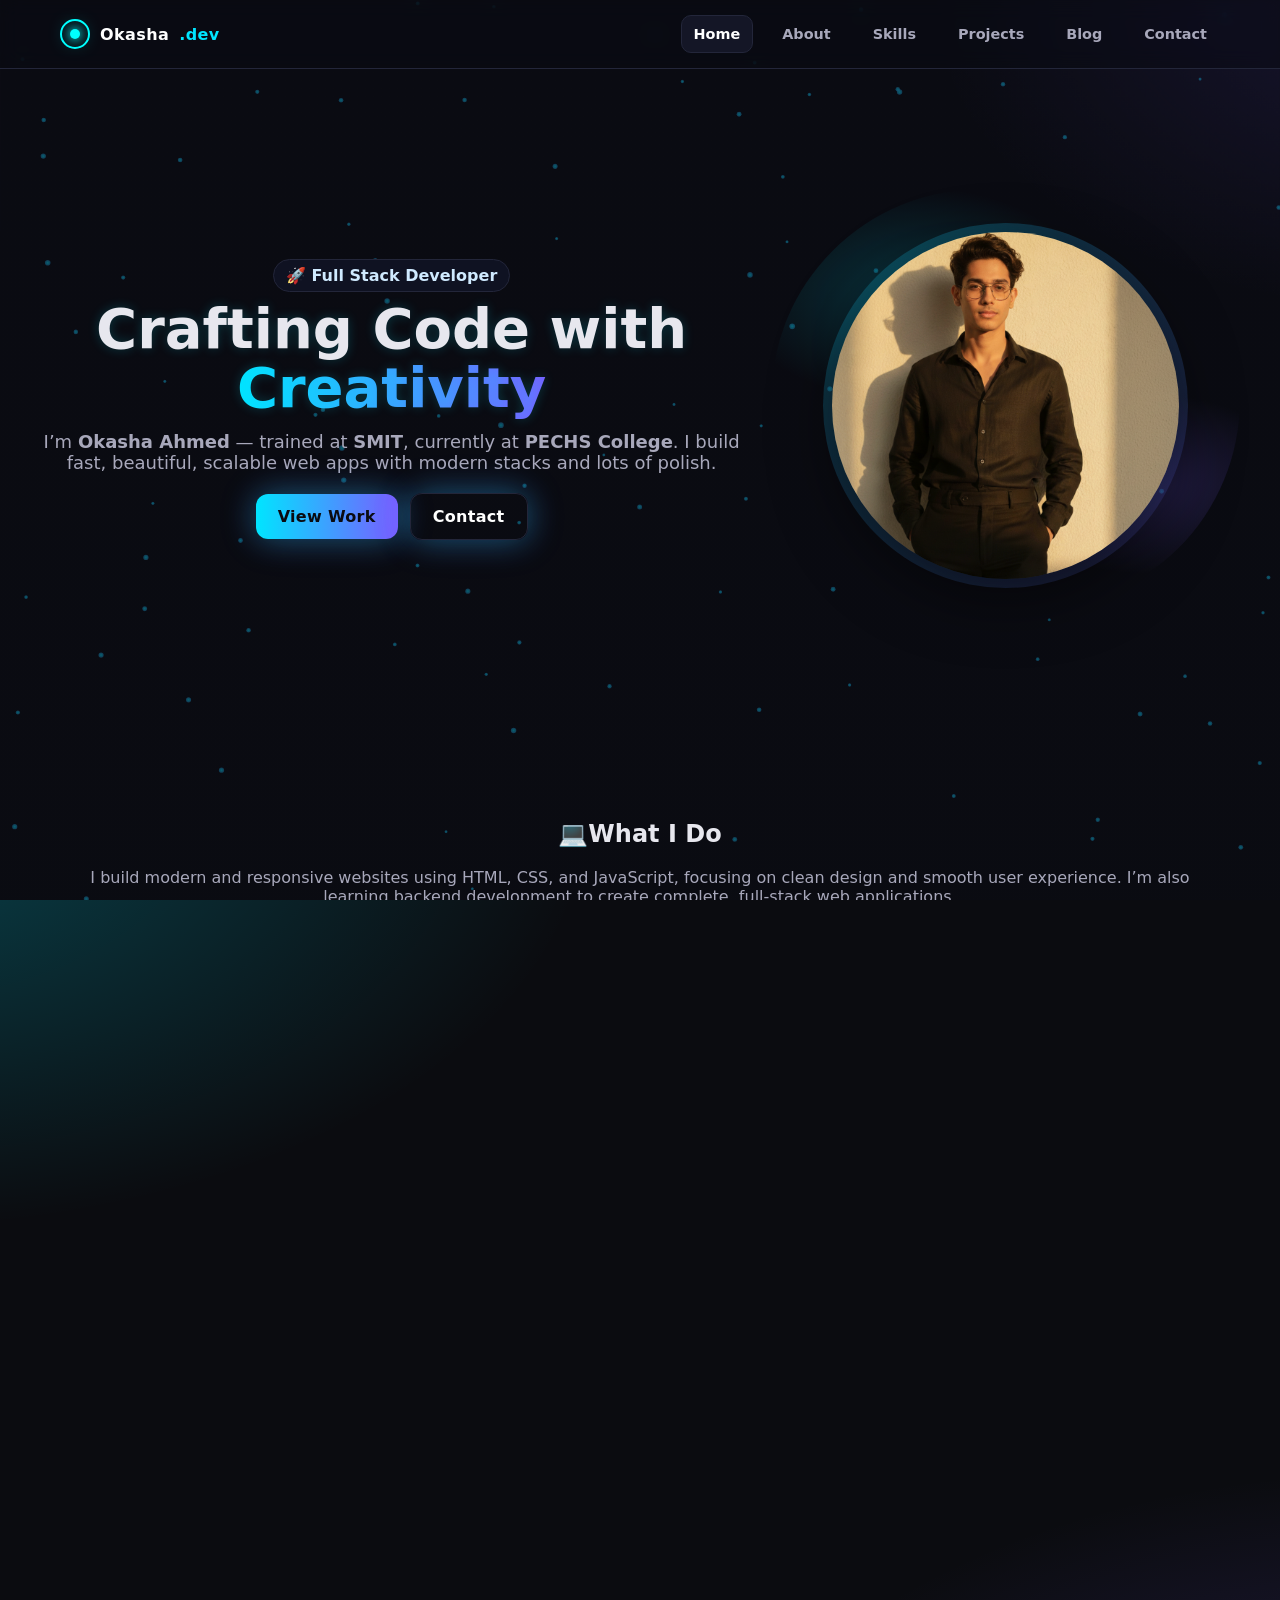
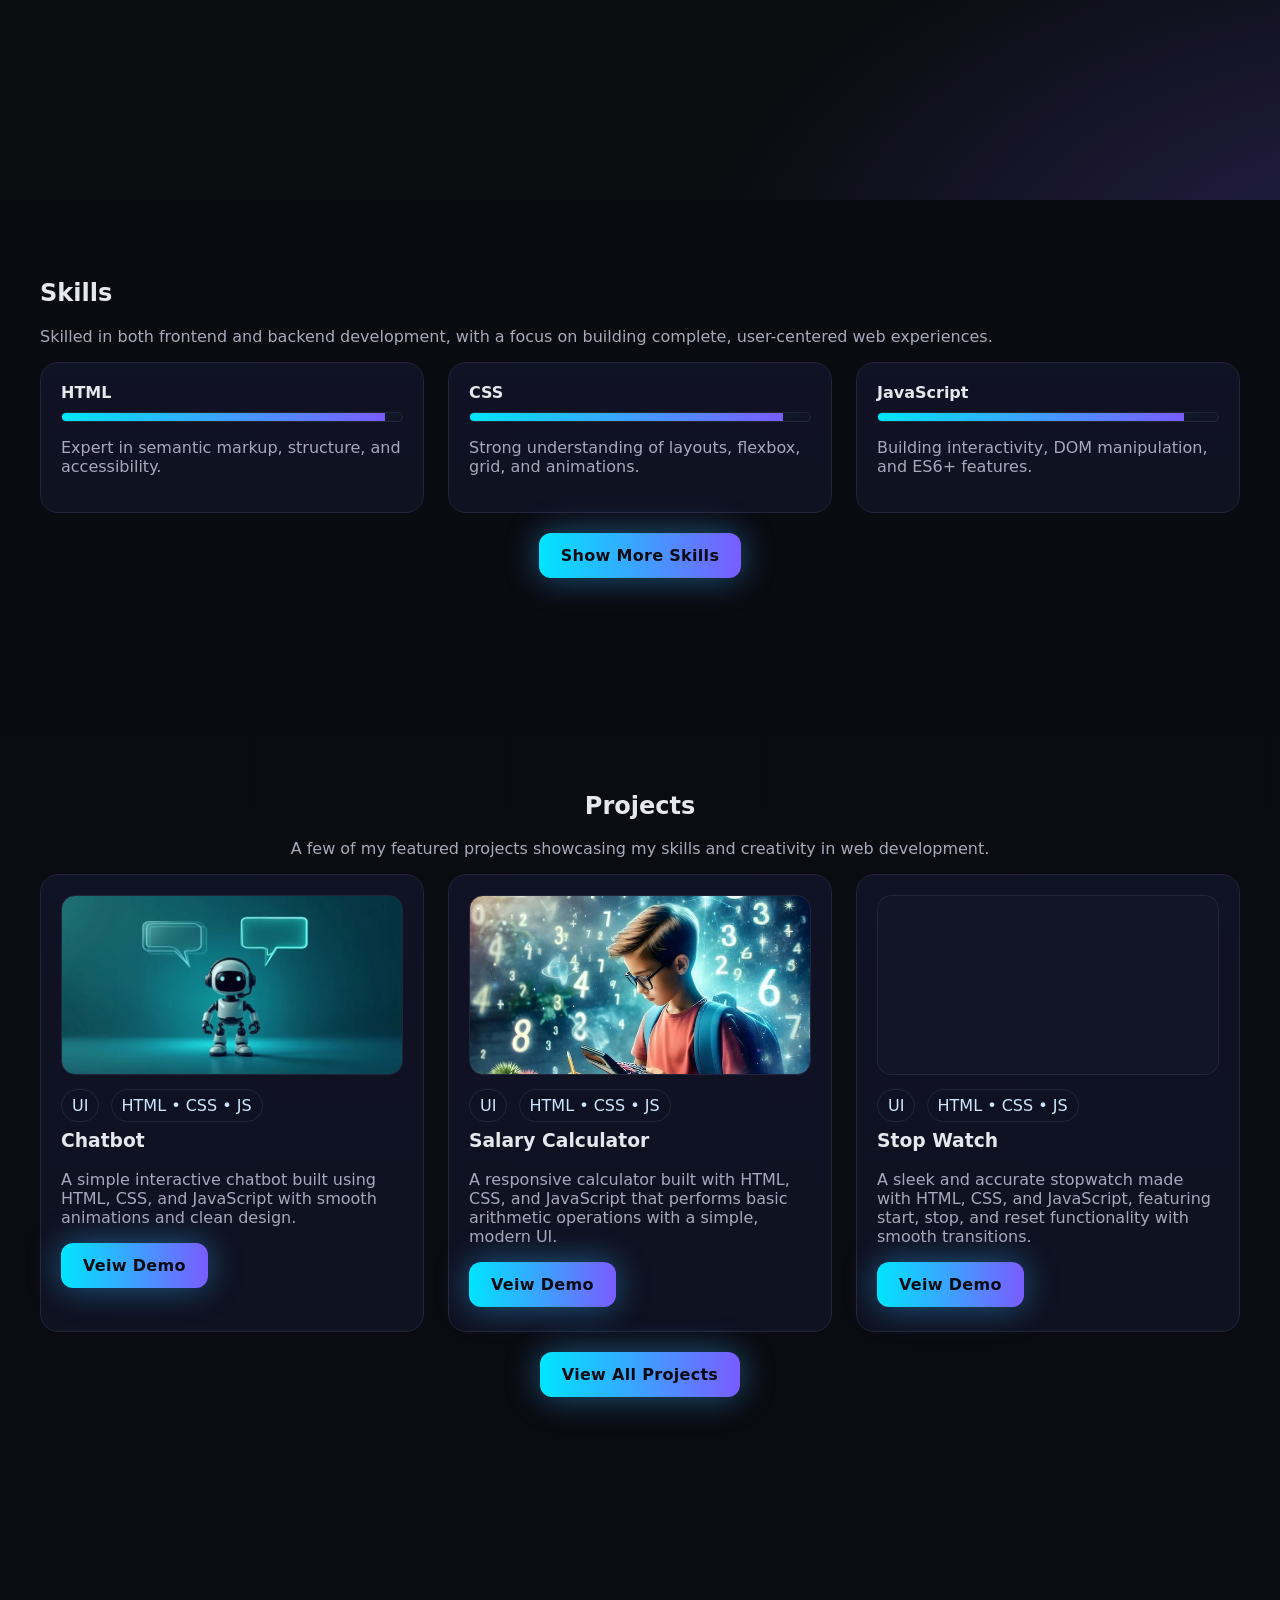
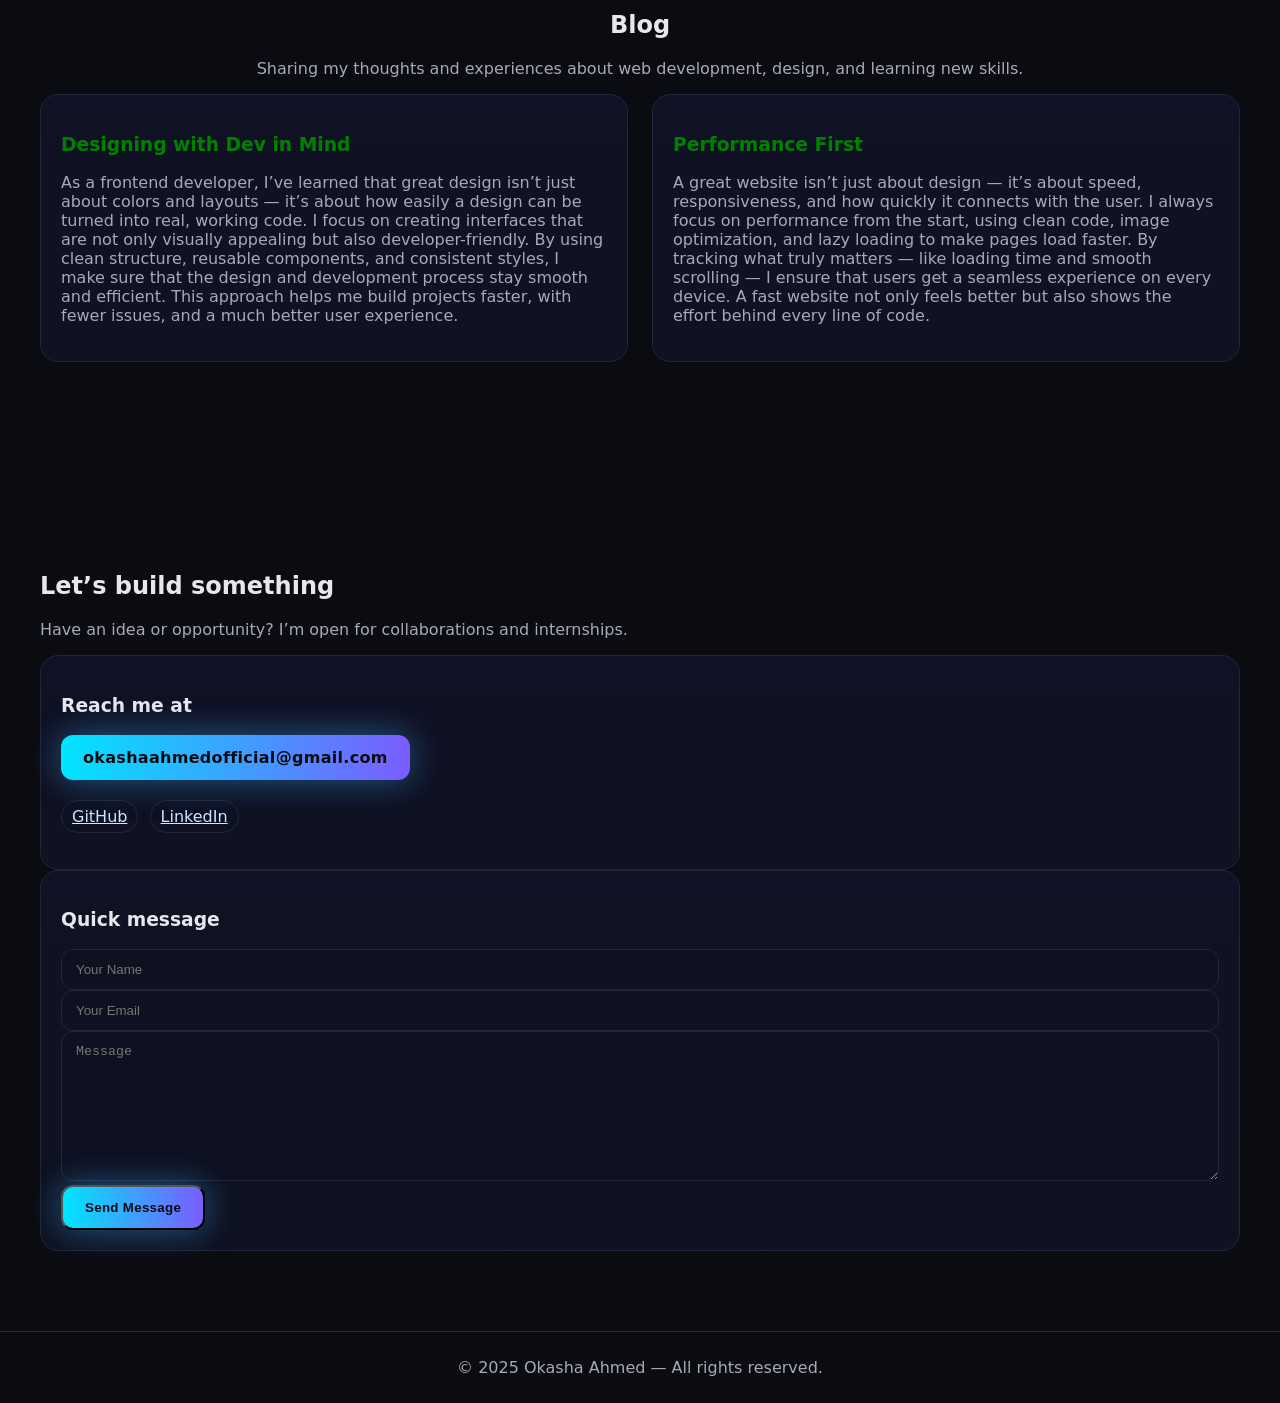
<file: index.html>
<!DOCTYPE html>
<html lang="en">

<head>
  <meta charset="utf-8">
  <meta name="viewport" content="width=device-width, initial-scale=1">
  <title>Okasha Ahmed — Full Stack Developer</title>
  <link rel="stylesheet" href="./styles.css">
</head>

<body>

  <!-- Background particles -->
  <canvas class="canvas-bg" id="stars"></canvas>

  <!-- Page wipe element-->
  <div class="wipe" id="wipe"></div>

  <!-- NAV -->
  <nav class="nav">
    <div class="nav__wrap">
      <a href="./profile.html" class="logo">
        <span class="logo__round"><span class="logo__dot"></span></span>
        Okasha <span style="color:var(--cyan)">.dev</span>
      </a>

      <div class="nav__links" id="menu">
        <a href="./index.html" data-route="home" class="active">Home</a>
        <a href="./about.html" data-route="about">About</a>
        <a href="./skills.html" data-route="skills">Skills</a>
        <a href="./projects.html" data-route="projects">Projects</a>
        <a href="./blog.html" data-route="blog">Blog</a>
        <a href="./contact.html" data-route="contact">Contact</a>
      </div>
      <button class="burger" id="burger">☰</button>
    </div>
  </nav>

  <main>

    <!-- ========== HOME / HERO ========= -->
    <section class="hero section container" id="home">
      <div class="hero__wrap">
        <div>
          <div class="badge reveal">🚀 Full Stack Developer</div>
          <h1 class="reveal delay-1">Crafting Code with
            <span style="background:linear-gradient(90deg,var(--cyan),var(--violet));
          -webkit-background-clip:text;background-clip:text;color:transparent;">
              Creativity</span>
          </h1>
          <p class="reveal delay-2">I’m <b>Okasha Ahmed</b> — trained at <b>SMIT</b>, currently at <b>PECHS College</b>.
            I build fast, beautiful, scalable web apps with modern stacks and lots of polish.</p>
          <div class="hero__cta reveal delay-3">
            <a href="./projects.html" class="btn" id="viewBtn">View Work</a>
            <a href="./contact.html" class="btn btn--outline">Contact</a>
          </div>
        </div>

        <div class="hero__panel reveal delay-2">
          <div class="avatar">
            <img class="avatar__img" src="./okasha.png" alt="Okasha Portrait">
          </div>
        </div>
      </div>
    </section>

    <!-- ========== WHAT I DO ========= -->
    <section class="section">
      <div class="container center">
        <h2 class="reveal"> 💻What I Do</h2>
        <p class="reveal delay-1" style="color:var(--muted)">
          I build modern and responsive websites using HTML, CSS, and JavaScript, focusing on clean design and smooth
          user experience. I’m also learning backend development to create complete, full-stack web applications.
        </p>
        <div class="grid what-grid" style="margin-top:26px">
          <article class="card reveal">
            <div class="icon">🌐</div>
            <h3>Web Design</h3>
            <p class="mt-2" style="color:var(--muted)">I make responsive and attractive web designs using HTML, CSS, JS.
            </p>
          </article>
          <article class="card reveal delay-1">
            <div class="icon">⚡</div>
            <h3>Frontend Dev</h3>
            <p class="mt-2" style="color:var(--muted)">Building interactive UI with animations and smooth user
              experience.</p>
          </article>
          <article class="card reveal delay-2">
            <div class="icon">🚀</div>
            <h3>Learning</h3>
            <p class="mt-2" style="color:var(--muted)">Always exploring new technologies to improve my skills.</p>
          </article>
        </div>
      </div>
    </section>

    <!-- ========== ABOUT ========= -->
    <section class="section container" id="about">
      <h2 class="reveal">About Me</h2>
      <p class="reveal delay-1" style="color:var(--muted);max-width:900px">
        Karachi-based full stack developer. Strong love for UI polish + backend pragmatism.
        SMIT grad-in-training; PECHS College student. I ship fast and iterate with users.
      </p>

      <div class="grid about-grid" style="margin-top:22px">
        <div class="card reveal">
          <h3 class="m-0">Principles</h3>
          <ul style="margin:10px 0 0;padding-left:18px;color:var(--muted)">
            <li>I focus on clean, responsive, and fast websites.</li>
            <li>I write neat and organized code for easy updates.</li>
            <li>I believe in learning and improving with every project.</li>
            <li>I test my work carefully before making it live.</li>
          </ul>
          <a href="./about.html" class="btn mt-2" style="margin-top: 20px;">More →</a>
        </div>
        <div class="card reveal delay-1">
          <h3 class="m-0">Quick Facts</h3>
          <p class="mt-2" style="color:var(--muted)">I’m from Karachi, Pakistan. I love creating smooth animations and
            making user-friendly designs that feel alive. I enjoy solving problems with creativity and writing clean,
            easy-to-understand code. I also focus on writing helpful documentation to make projects easier to use and
            share.</p>
        </div>
      </div>
    </section>

    <!-- ========== SKILLS ========= -->
    <section class="section container" id="skills">
      <h2 class="reveal">Skills</h2>
      <p class="reveal delay-1" style="color:var(--muted)">Skilled in both frontend and backend development, with a
        focus on building complete, user-centered web experiences.</p>

      <div class="grid skills mt-2">
        <div class="card skill reveal"><b>HTML</b>
          <div class="meter"><span data-val="95"></span></div>
          <p style="color:var(--muted)">Expert in semantic markup, structure, and accessibility.</p>
        </div>
        <div class="card skill reveal delay-1"><b>CSS</b>
          <div class="meter"><span data-val="92"></span></div>
          <p style="color:var(--muted)">Strong understanding of layouts, flexbox, grid, and animations.</p>
        </div>
        <div class="card skill reveal delay-2"><b>JavaScript</b>
          <div class="meter"><span data-val="90"></span></div>
          <p style="color:var(--muted)">Building interactivity, DOM manipulation, and ES6+ features.</p>
        </div>
      </div>
      <div class="center mt-2">
        <a href="./skills.html" class="btn" style="margin-top: 20px;">Show More Skills</a>
      </div>
    </section>

    <!-- ========== PROJECTS ========= -->
    <section class="section container" id="projects">
      <div class="center">
        <h2 class="reveal">Projects</h2>
        <p class="reveal delay-1" style="color:var(--muted)">
          A few of my featured projects showcasing my skills and creativity in web development.
        </p>
      </div>

      <div class="grid projects mt-2">
        <article class="card project reveal">
          <div class="thumb" style="background-image:url(./images/chatbot.jpg)"></div>
          <span class="tag">UI</span> <span class="tag">HTML • CSS • JS</span>
          <h3 class="m-0" style="margin-top:8px">Chatbot</h3>
          <p class="mt-2" style="color:var(--muted)">A simple interactive chatbot built using HTML, CSS, and JavaScript
            with smooth animations and clean design.</p>
          <a class="btn mt-2" href="https://chatbot-rho-seven-18.vercel.app/" target="_blank">Veiw Demo</a>
        </article>

        <article class="card project reveal delay-1">
          <div class="thumb" style="background-image:url(./images/calculator.jpg)"></div>
          <span class="tag">UI</span> <span class="tag">HTML • CSS • JS</span>
          <h3 class="m-0" style="margin-top:8px">Salary Calculator</h3>
          <p class="mt-2" style="color:var(--muted)">A responsive calculator built with HTML, CSS, and JavaScript that
            performs basic arithmetic operations with a simple, modern UI.</p>
          <a class="btn mt-2" href="https://calculator-vert-chi-49.vercel.app/" target="_blank">Veiw Demo</a>
        </article>

        <article class="card project reveal delay-2">
          <div class="thumb"
            style="background-image:url('https://images.unsplash.com/photo-1504639725590-34d0984388bd?q=80&w=1200&auto=format&fit=crop')">
          </div>
          <span class="tag">UI</span> <span class="tag">HTML • CSS • JS</span>
          <h3 class="m-0" style="margin-top:8px">Stop Watch</h3>
          <p class="mt-2" style="color:var(--muted)">A sleek and accurate stopwatch made with HTML, CSS, and JavaScript,
            featuring start, stop, and reset functionality with smooth transitions.</p>
          <a class="btn mt-2" href="https://stop-watch-murex-tau.vercel.app/" target="_blank">Veiw Demo</a>
        </article>
      </div>

      <div class="center mt-3">
        <a class="btn" href="./projects.html" style="margin-top: 20px;">View All Projects</a>
      </div>
    </section>

    <!-- ========== BLOG ========= -->
    <section class="section container" id="blog">
      <div class="center">
        <h2 class="reveal">Blog</h2>
        <p class="reveal delay-1" style="color:var(--muted)">Sharing my thoughts and experiences about web development,
          design, and learning new skills.</p>
      </div>

      <div class="grid posts mt-2">
        <article class="card reveal">
          <h3 class="m-0" style="color: green;">Designing with Dev in Mind</h3>
          <p class="mt-2" style="color:var(--muted)">As a frontend developer, I’ve learned that great design isn’t just
            about colors and layouts — it’s about how easily a design can be turned into real, working code. I focus on
            creating interfaces that are not only visually appealing but also developer-friendly. By using clean
            structure, reusable components, and consistent styles, I make sure that the design and development process
            stay smooth and efficient. This approach helps me build projects faster, with fewer issues, and a much
            better user experience.
          </p>
        </article>
        <article class="card reveal delay-1">
          <h3 class="m-0" style="color: green;">Performance First</h3>
          <p class="mt-2" style="color:var(--muted)">A great website isn’t just about design — it’s about speed,
            responsiveness, and how quickly it connects with the user. I always focus on performance from the start,
            using clean code, image optimization, and lazy loading to make pages load faster. By tracking what truly
            matters — like loading time and smooth scrolling — I ensure that users get a seamless experience on every
            device. A fast website not only feels better but also shows the effort behind every line of code.</p>
        </article>
      </div>
    </section>

    <!-- ========== CONTACT ========= -->
    <section class="section container" id="contact">
      <div class="contact__grid">
        <div>
          <h2 class="reveal">Let’s build something</h2>
          <p class="reveal delay-1" style="color:var(--muted)">
            Have an idea or opportunity? I’m open for collaborations and internships.
          </p>

          <div class="card reveal delay-2">
            <h3 class="m-0">Reach me at</h3>
            <p class="mt-2"><a class="btn" href="mailto:okashaahmedofficial@gmail.com">okashaahmedofficial@gmail.com</a>
            </p>
            <p class="mt-2" style="color:var(--muted)">
              <a class="tag" href="https://github.com/okashadeveloper" target="_blank" title="GitHub">GitHub</a>
              <a class="tag" href="https://www.linkedin.com/in/okasha-ahmed-066380366/" target="_blank"
                title="LinkedIn">LinkedIn</a>
            </p>
          </div>
        </div>

        <form class="card reveal delay-1" onsubmit="event.preventDefault(); alert('Thanks, I will get back to you!');">
          <h3 class="m-0">Quick message</h3>
          <input class="input mt-2" type="text" placeholder="Your Name" required>
          <input class="input mt-2" type="email" placeholder="Your Email" required>
          <textarea class="textarea mt-2" placeholder="Message" required></textarea>
          <button class="btn mt-2" type="submit">Send Message</button>
        </form>
      </div>
    </section>

  </main>

  <footer>
    © 2025 Okasha Ahmed — All rights reserved.
  </footer>

  <script src="./script.js"></script>
</body>

</html>
</file>
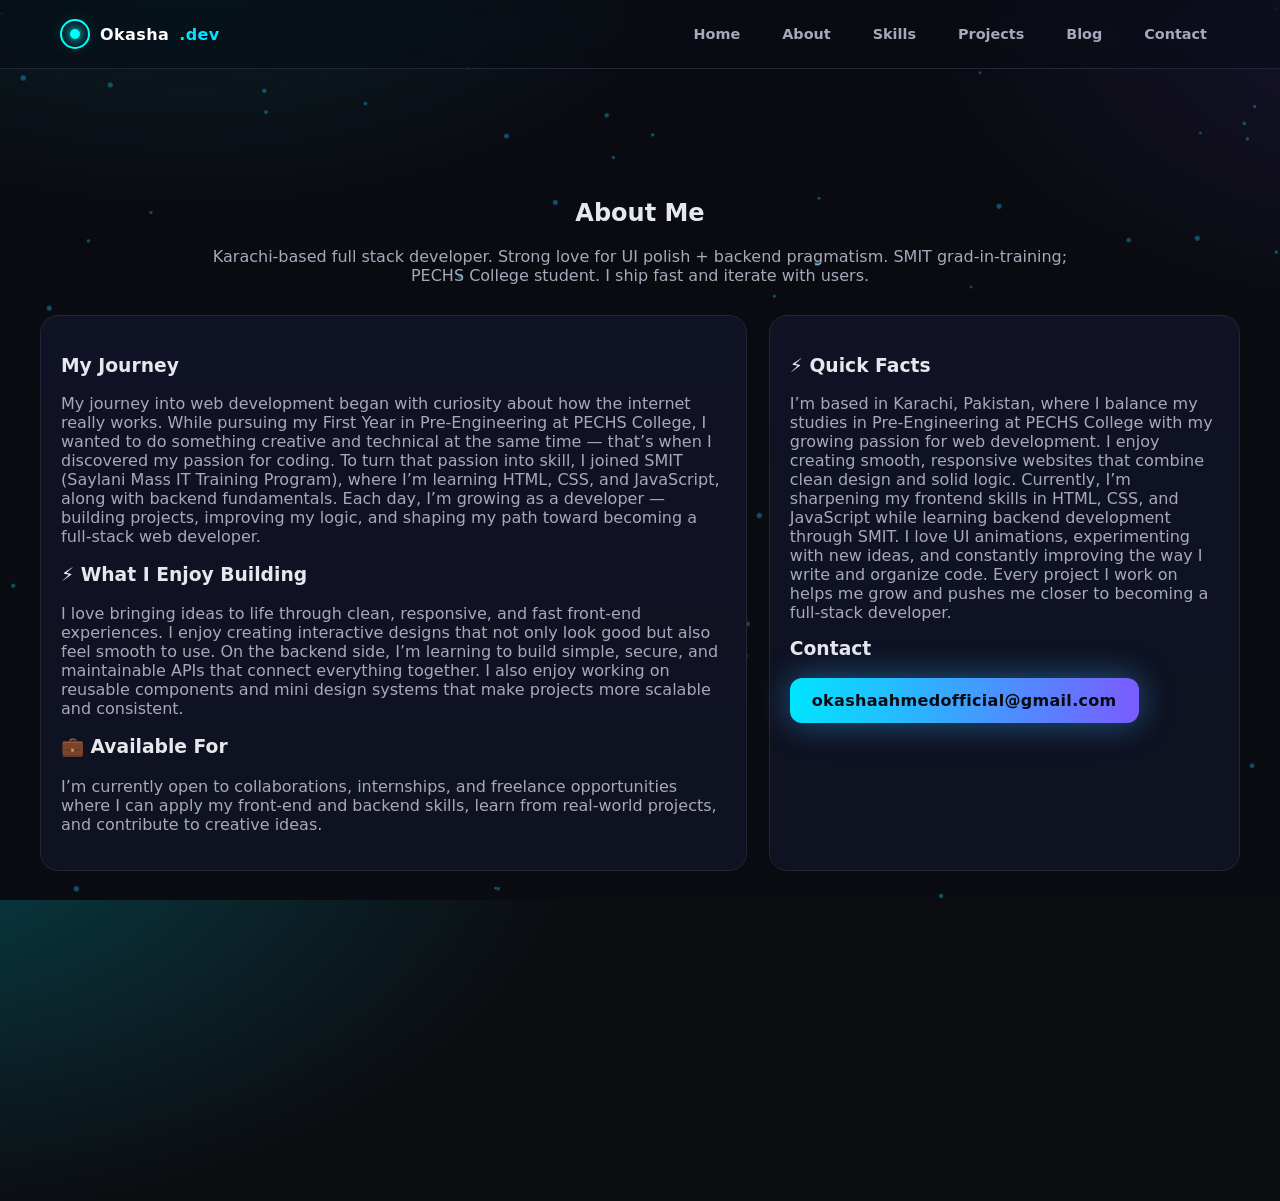
<file: about.html>
<!doctype html>
<html lang="en">

<head>
  <meta charset="utf-8">
  <meta name="viewport" content="width=device-width,initial-scale=1">
  <title>About — Okasha Ahmed</title>
  <link rel="stylesheet" href="./styles.css">
</head>

<body>
  <!-- Background particles -->
  <canvas class="canvas-bg" id="stars"></canvas>
  <div class="wipe" id="wipe"></div>

  <!-- NAV -->
  <nav class="nav">
    <div class="nav__wrap">
      <a href="profile.html" class="logo">
        <span class="logo__round"><span class="logo__dot"></span></span>
        Okasha <span style="color:var(--cyan)">.dev</span>
      </a>

      <div class="nav__links" id="navLinks">
        <a href="index.html">Home</a>
        <a href="about.html" class="active">About</a>
        <a href="skills.html">Skills</a>
        <a href="projects.html">Projects</a>
        <a href="blog.html">Blog</a>
        <a href="contact.html">Contact</a>
      </div>

      <button class="burger" id="burger">☰</button>
    </div>
  </nav>

  <main>
    <section class="section container" id="about">
      <h2 class="reveal center">About Me</h2>
      <p class="reveal delay-1 center" style="color:var(--muted);max-width:900px;margin:auto">
        Karachi-based full stack developer. Strong love for UI polish + backend pragmatism.
        SMIT grad-in-training; PECHS College student. I ship fast and iterate with users.
      </p>

      <div class="grid about-grid" style="margin-top:30px">
        <div class="card reveal">
          <h3 class="m-0">My Journey</h3>
          <p class="mt-2" style="color:var(--muted)">
            My journey into web development began with curiosity about how the internet really works.
            While pursuing my First Year in Pre-Engineering at PECHS College, I wanted to do something creative and
            technical at the same time — that’s when I discovered my passion for coding.
            To turn that passion into skill, I joined SMIT (Saylani Mass IT Training Program), where I’m learning HTML,
            CSS, and JavaScript, along with backend fundamentals.
            Each day, I’m growing as a developer — building projects, improving my logic, and shaping my path toward
            becoming a full-stack web developer.
          </p>

          <h3 style="margin-top:18px">⚡ What I Enjoy Building</h3>
          <p class="mt-2" style="color:var(--muted)">
            I love bringing ideas to life through clean, responsive, and fast front-end experiences.
            I enjoy creating interactive designs that not only look good but also feel smooth to use.
            On the backend side, I’m learning to build simple, secure, and maintainable APIs that connect everything
            together.
            I also enjoy working on reusable components and mini design systems that make projects more scalable and
            consistent.
          </p>

          <h3 style="margin-top:18px">💼 Available For</h3>
          <p class="mt-2" style="color:var(--muted)">
            I’m currently open to collaborations, internships, and freelance opportunities where I can apply my front-end
            and backend skills, learn from real-world projects, and contribute to creative ideas.
          </p>
        </div>

        <div class="card reveal delay-1">
          <h3 class="m-0">⚡ Quick Facts</h3>
          <p class="mt-2" style="color:var(--muted)">
            I’m based in Karachi, Pakistan, where I balance my studies in Pre-Engineering at PECHS College with my
            growing passion for web development.
            I enjoy creating smooth, responsive websites that combine clean design and solid logic.
            Currently, I’m sharpening my frontend skills in HTML, CSS, and JavaScript while learning backend development
            through SMIT.
            I love UI animations, experimenting with new ideas, and constantly improving the way I write and organize
            code.
            Every project I work on helps me grow and pushes me closer to becoming a full-stack developer.
          </p>

          <h3 style="margin-top:12px">Contact</h3>
          <p class="mt-2"><a class="btn" href="mailto:okashaahmedofficial@gmail.com">okashaahmedofficial@gmail.com</a></p>
        </div>
      </div>

      <section style="margin-top:40px">
        <h3 class="reveal center">⚙️ Principles</h3>
        <div class="grid mt-2" style="grid-template-columns:repeat(3,1fr)">
          <div class="card reveal">Clean & Organized Code — I believe in writing simple, readable, and well-structured
            code for every project.</div>
          <div class="card reveal delay-1">Performance & Accessibility — Fast, responsive, and usable websites for
            everyone, on any device.</div>
          <div class="card reveal delay-2">Continuous Learning — Every project is a chance to learn, improve, and
            explore new technologies.</div>
        </div>
      </section>
    </section>
  </main>

  <footer>© 2025 Okasha Ahmed — All rights reserved.</footer>

  <!-- Internal Responsive Fix -->
  <style>
    @media (max-width: 980px) {
      #about p {
        text-align: center !important;
      }

      .about-grid {
        grid-template-columns: 1fr !important;
        gap: 28px;
      }

      .about-grid .card {
        text-align: center;
      }

      section h3 {
        text-align: center;
      }

      .grid[style*="repeat(3,1fr)"] {
        grid-template-columns: 1fr !important;
      }

      .section {
        padding: 90px 0 70px !important;
      }
    }

    @media (max-width: 750px) {
      h2 {
        font-size: 28px !important;
      }

      p {
        font-size: 16px !important;
      }

      .card {
        padding: 18px !important;
      }

      .grid {
        gap: 18px !important;
      }
    }
  </style>

  <!-- Burger Menu Script -->
  
  <script src="./script.js"></script>
</body>
</html>
</file>
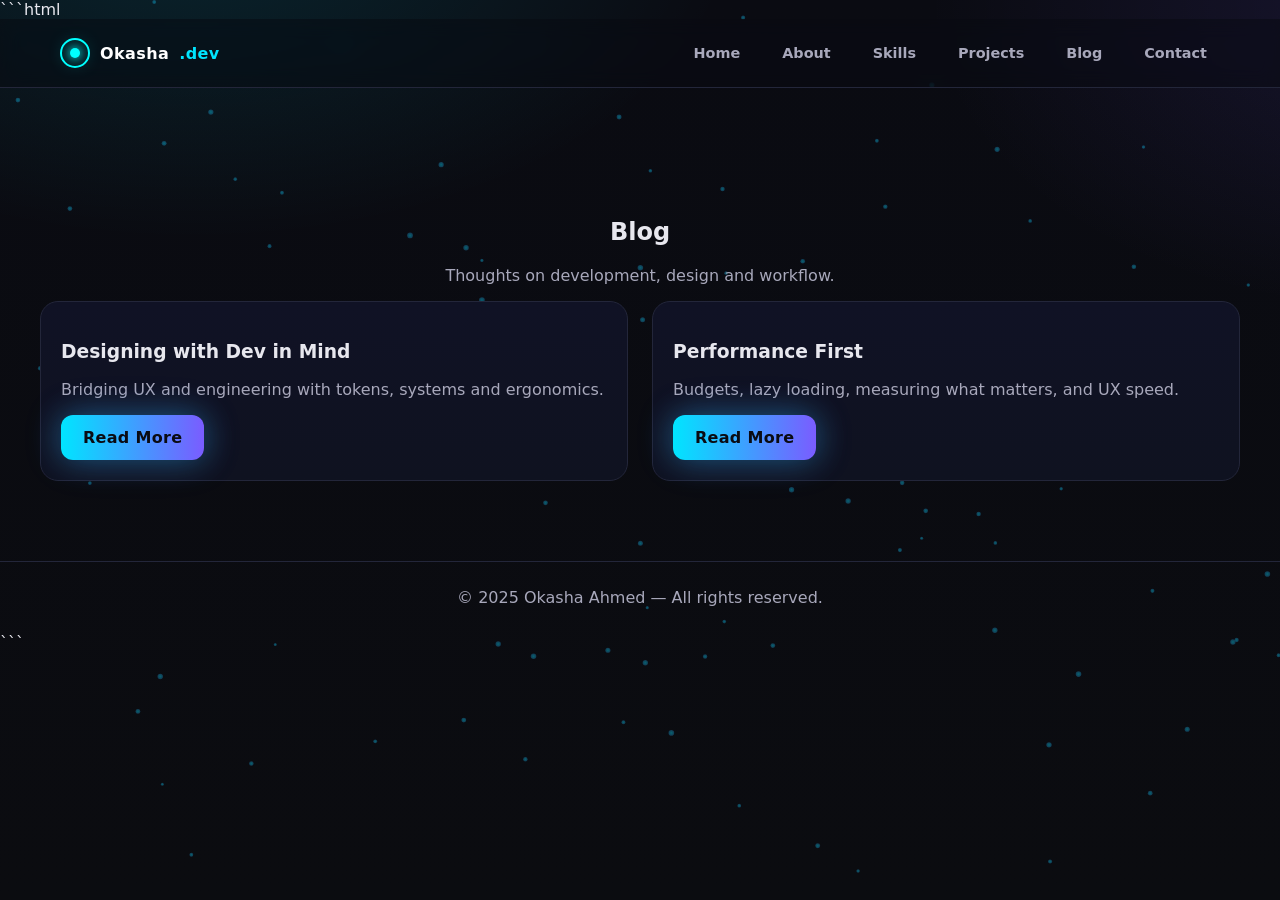
<file: blog.html>
```html
<!doctype html>
<html lang="en">
<head>
  <meta charset="utf-8">
  <meta name="viewport" content="width=device-width,initial-scale=1">
  <title>Blog — Okasha Ahmed</title>
  <link rel="stylesheet" href="./styles.css">
</head>
<body>
  <canvas class="canvas-bg" id="stars"></canvas>
  <div class="wipe" id="wipe"></div>

  <nav class="nav">
    <div class="nav__wrap">
       <a href="profile.html" class="logo"> 
          <span class="logo__round"><span class="logo__dot"></span></span>
          Okasha <span style="color:var(--cyan)"> .dev</span>
       </a>

      <div class="nav__links">
        <a href="index.html">Home</a>
        <a href="about.html">About</a>
        <a href="skills.html">Skills</a>
        <a href="projects.html">Projects</a>
        <a href="blog.html" class="active">Blog</a>
        <a href="contact.html">Contact</a>
      </div>
      <button class="burger" id="burger">☰</button>
    </div>
  </nav>

  <main>
    <section class="section container">
      <div class="center">
        <h2 class="reveal">Blog</h2>
        <p class="reveal delay-1" style="color:var(--muted)">Thoughts on development, design and workflow.</p>
      </div>

      <div class="grid posts mt-2">
        <article class="card reveal">
          <h3 class="m-0">Designing with Dev in Mind</h3>
          <p class="mt-2" style="color:var(--muted)">Bridging UX and engineering with tokens, systems and ergonomics.</p>
          <a class="btn mt-2" href="blog-post-1.html">Read More</a>
        </article>

        <article class="card reveal delay-1">
          <h3 class="m-0">Performance First</h3>
          <p class="mt-2" style="color:var(--muted)">Budgets, lazy loading, measuring what matters, and UX speed.</p>
          <a class="btn mt-2" href="blog-post-2.html">Read More</a>
        </article>
      </div>
    </section>
  </main>

  <footer>© 2025 Okasha Ahmed — All rights reserved.</footer>
  <script src="./script.js"></script>
</body>
</html>
```
</file>
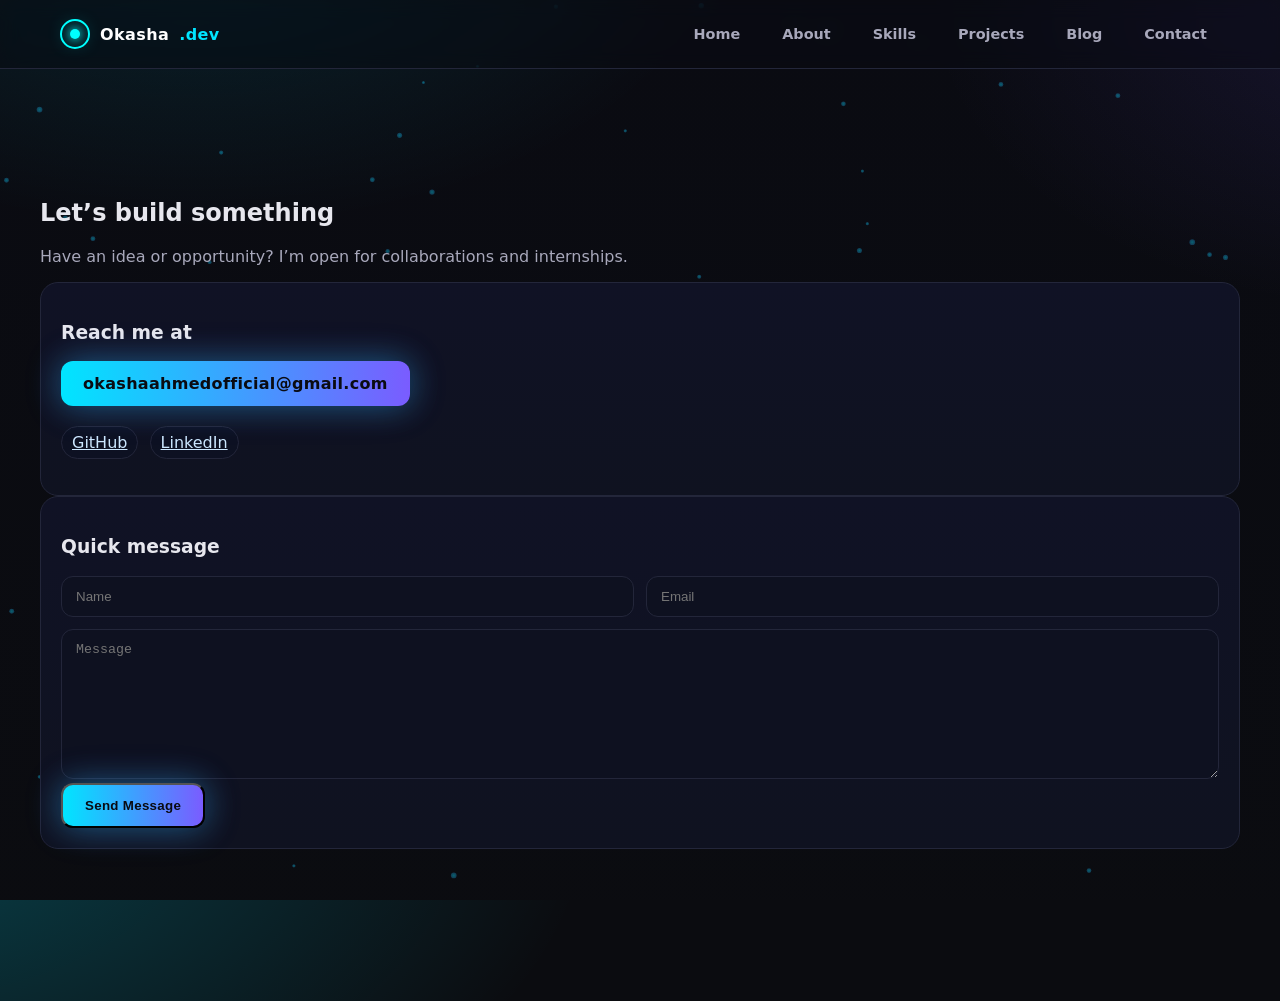
<file: contact.html>
<!doctype html>
<html lang="en">
<head>
  <meta charset="utf-8">
  <meta name="viewport" content="width=device-width,initial-scale=1">
  <title>Contact — Okasha Ahmed</title>
  <link rel="stylesheet" href="./styles.css">
</head>
<body>
  <canvas class="canvas-bg" id="stars"></canvas>
  <div class="wipe" id="wipe"></div>

  <nav class="nav">
    <div class="nav__wrap">
       <a href="profile.html" class="logo"> 
          <span class="logo__round"><span class="logo__dot"></span></span>
          Okasha <span style="color:var(--cyan)"> .dev</span>
       </a>

      <div class="nav__links">
        <a href="index.html">Home</a>
        <a href="about.html">About</a>
        <a href="skills.html">Skills</a>
        <a href="projects.html">Projects</a>
        <a href="blog.html">Blog</a>
        <a href="contact.html" class="active">Contact</a>
      </div>
      <button class="burger" id="burger">☰</button>
    </div>
  </nav>

  <main>
    <section class="section container" id="contact">
      <div class="contact__grid">
        <div>
          <h2 class="reveal">Let’s build something</h2>
          <p class="reveal delay-1" style="color:var(--muted)">Have an idea or opportunity? I’m open for collaborations and internships.</p>

          <div class="card reveal delay-2">
            <h3 class="m-0">Reach me at</h3>
            <p class="mt-2"><a class="btn" href="mailto:okashaahmedofficial@gmail.com">okashaahmedofficial@gmail.com</a></p>
            <p class="mt-2" style="color:var(--muted)">
              <a class="tag" href="https://github.com/okashadeveloper" target="_blank" title="GitHub">GitHub</a>
              <a class="tag" href="https://www.linkedin.com/in/okasha-ahmed-066380366/" target="_blank" title="LinkedIn">LinkedIn</a>
            </p>
          </div>
        </div>

        <form class="card reveal delay-1" onsubmit="event.preventDefault(); alert('Thanks, I will get back to you!');">
          <h3 class="m-0">Quick message</h3>
          <div class="grid" style="grid-template-columns:1fr 1fr;gap:12px;margin-top:12px">
            <input required placeholder="Name" class="input">
            <input required placeholder="Email" type="email" class="input">
          </div>
          <textarea required placeholder="Message" class="textarea" style="margin-top:12px"></textarea>
          <button class="btn mt-2" type="submit">Send Message</button>
        </form>
      </div>
    </section>
  </main>

  <footer>© 2025 Okasha Ahmed — All rights reserved.</footer>
  <script src="./script.js"></script>
</body>
</html>
</file>
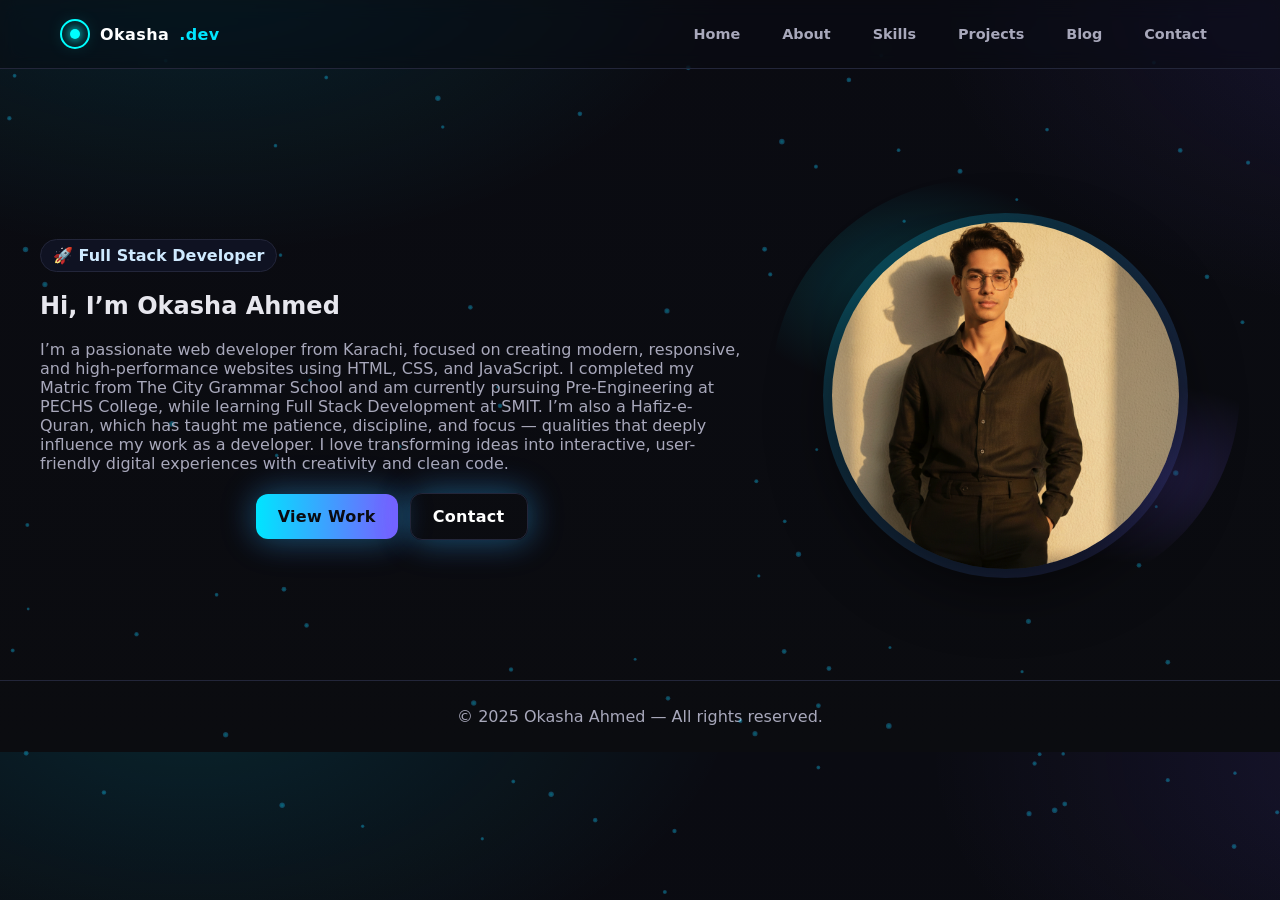
<file: profile.html>
<!doctype html>
<html lang="en">

<head>
  <meta charset="utf-8">
  <meta name="viewport" content="width=device-width,initial-scale=1">
  <title>Okasha Ahmed — Profile</title>
  <link rel="stylesheet" href="./styles.css">
</head>

<body>
  <canvas class="canvas-bg" id="stars"></canvas>
  <div class="wipe" id="wipe"></div>

  <nav class="nav">
    <div class="nav__wrap">
      <a href="profile.html" class="logo">
        <span class="logo__round"><span class="logo__dot"></span></span>
        Okasha <span style="color:var(--cyan)"> .dev</span>
      </a>

      <div class="nav__links">
        <a href="index.html">Home</a>
        <a href="about.html">About</a>
        <a href="skills.html">Skills</a>
        <a href="projects.html">Projects</a>
        <a href="blog.html">Blog</a>
        <a href="contact.html">Contact</a>
      </div>
      <button class="burger" id="burger">☰</button>
    </div>
  </nav>

  <main>
    <section class="section container">
      <div class="hero__wrap">
        <div>
          <div class="badge reveal">🚀 Full Stack Developer</div>
          <h1 class="reveal delay-1">Hi, I’m <b>Okasha Ahmed</b></h1>
          <p class="reveal delay-2" style="color:var(--muted)">I’m a passionate web developer from Karachi, focused on
            creating modern, responsive, and high-performance websites using HTML, CSS, and JavaScript.
            I completed my Matric from The City Grammar School and am currently pursuing Pre-Engineering at PECHS
            College, while learning Full Stack Development at SMIT.
            I’m also a Hafiz-e-Quran, which has taught me patience, discipline, and focus — qualities that deeply
            influence my work as a developer.
            I love transforming ideas into interactive, user-friendly digital experiences with creativity and clean
            code.</p>
          <div class="hero__cta reveal delay-3">
            <a class="btn" href="projects.html">View Work</a>
            <a class="btn btn--outline" href="contact.html">Contact</a>
          </div>
        </div>

        <div class="hero__panel reveal delay-2">
          <div class="avatar">
            <img class="avatar__img" src="./okasha.png" alt="Okasha Portrait">
          </div>
        </div>
      </div>
    </section>
  </main>

  <footer>© 2025 Okasha Ahmed — All rights reserved.</footer>
  <script src="./script.js"></script>
</body>

</html>
</file>
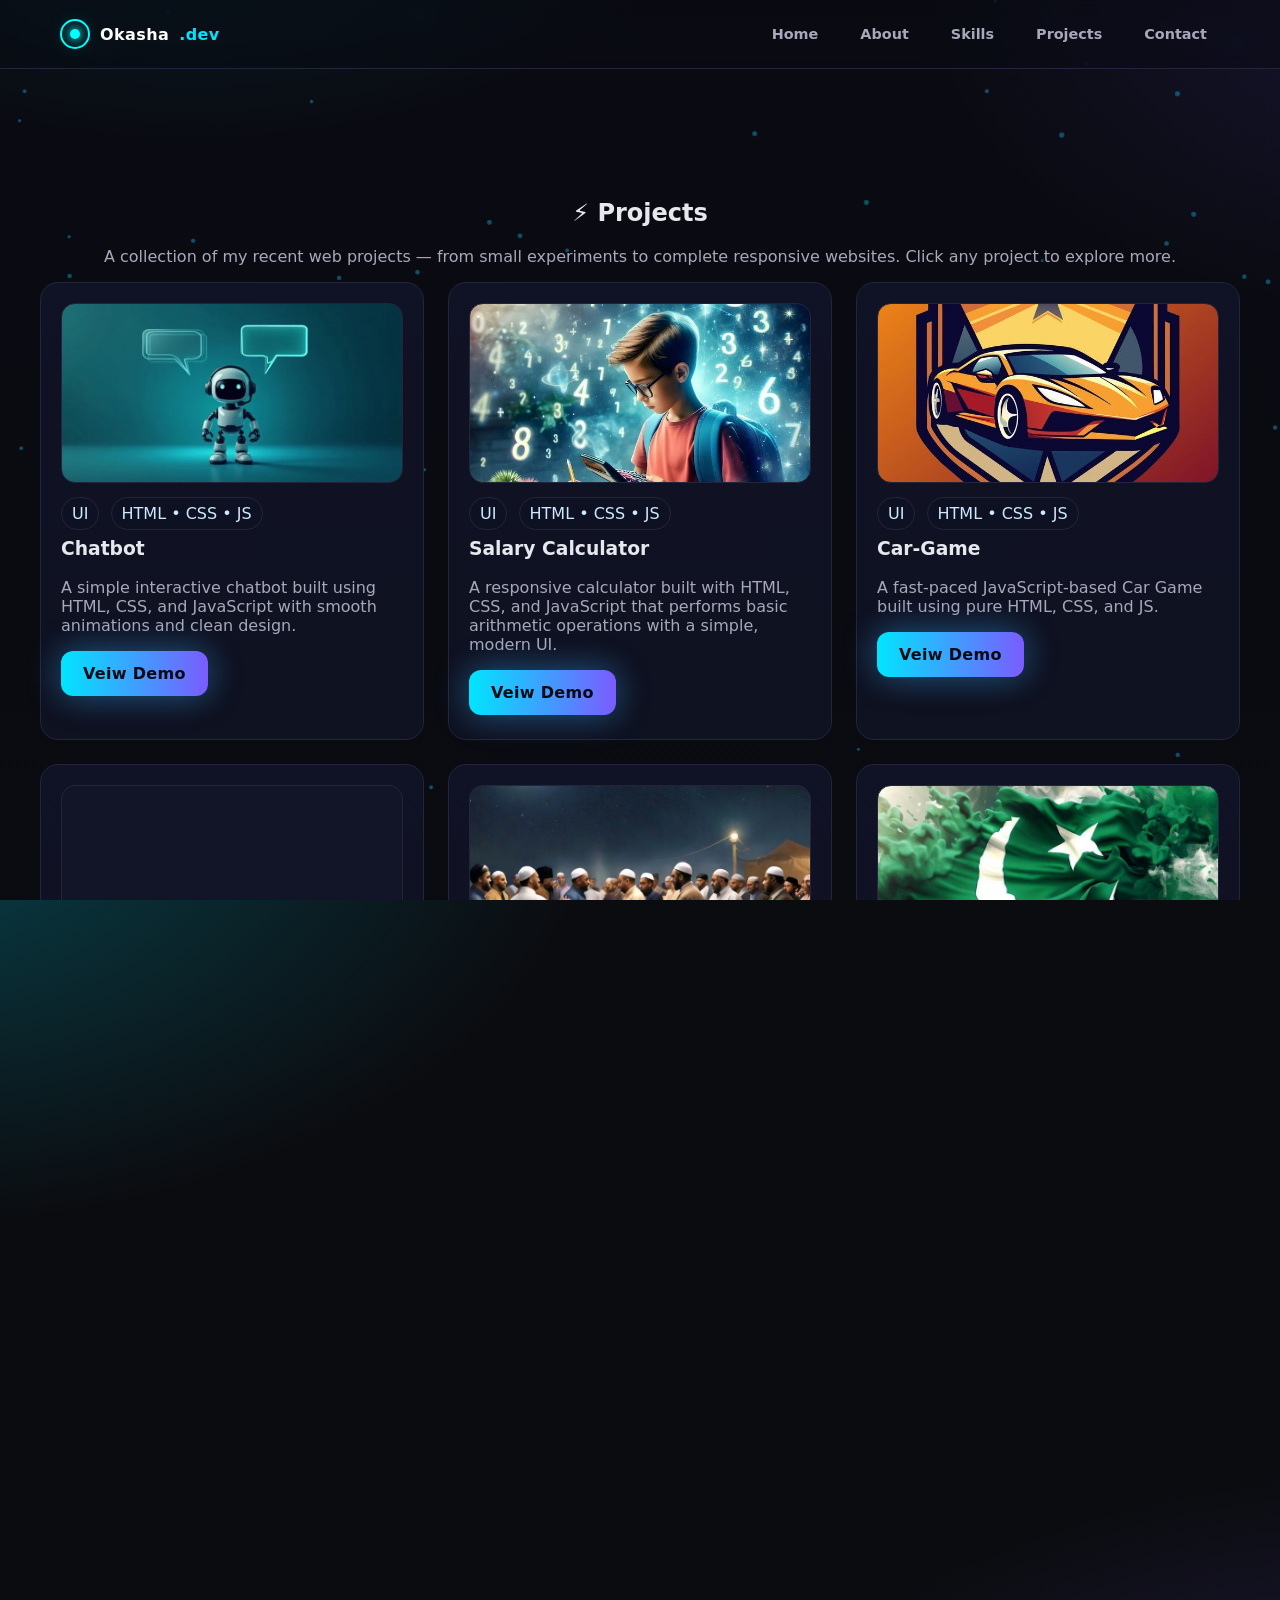
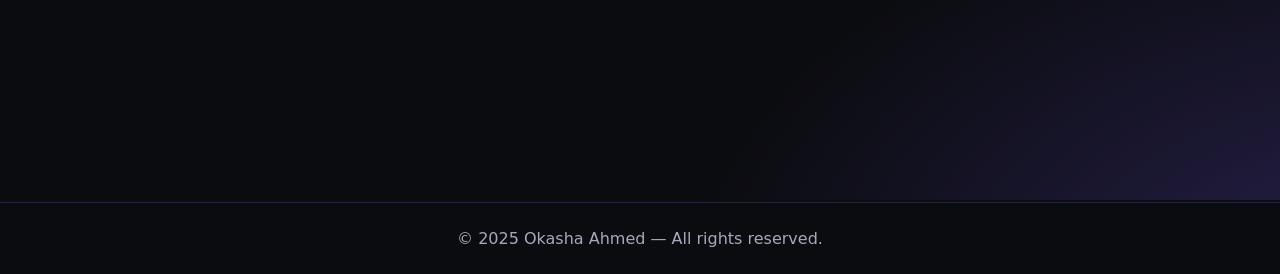
<file: projects.html>
<!doctype html>
<html lang="en">

<head>
  <meta charset="utf-8">
  <meta name="viewport" content="width=device-width,initial-scale=1">
  <title>Projects — Okasha Ahmed</title>
  <link rel="stylesheet" href="./styles.css">
</head>

<body>
  <canvas class="canvas-bg" id="stars"></canvas>
  <div class="wipe" id="wipe"></div>

  <nav class="nav">
    <div class="nav__wrap">
      <a href="profile.html" class="logo">
        <span class="logo__round"><span class="logo__dot"></span></span>
        Okasha <span style="color:var(--cyan)"> .dev</span>
      </a>

      <div class="nav__links">
        <a href="index.html">Home</a>
        <a href="about.html">About</a>
        <a href="skills.html">Skills</a>
        <a href="projects.html" class="active">Projects</a>
        
        <a href="contact.html">Contact</a>
      </div>
      <button class="burger" id="burger">☰</button>
    </div>
  </nav>

  <main>
    <section class="section container">
      <div class="center">
        <h2 class="reveal">⚡ Projects</h2>
        <p class="reveal delay-1" style="color:var(--muted)">A collection of my recent web projects — from small
          experiments to complete responsive websites. Click any project to explore more.</p>
      </div>

      <div class="grid projects mt-2">
        <!-- 6 project cards -->
        <article class="card project reveal">
          <div class="thumb"
            style="background-image:url(./images/chatbot.jpg)">
          </div>
          <span class="tag">UI</span> <span class="tag">HTML • CSS • JS</span>
          <h3 class="m-0" style="margin-top:8px">Chatbot</h3>
          <p class="mt-2" style="color:var(--muted)">A simple interactive chatbot built using HTML, CSS, and JavaScript
            with smooth animations and clean design.</p>
          <a class="btn mt-2" href="https://chatbot-rho-seven-18.vercel.app/" target="_blank">Veiw Demo</a>
        </article>

        <article class="card project reveal delay-1">
          <div class="thumb"
            style="background-image:url(./images/calculator.jpg)">
          </div>
          <span class="tag">UI</span> <span class="tag">HTML • CSS • JS</span>
          <h3 class="m-0" style="margin-top:8px">Salary Calculator</h3>
          <p class="mt-2" style="color:var(--muted)">A responsive calculator built with HTML, CSS, and JavaScript that
            performs basic arithmetic operations with a simple, modern UI.</p>
          <a class="btn mt-2" href="https://calculator-vert-chi-49.vercel.app/" target="_blank">Veiw Demo</a>
        </article>


         <article class="card project reveal delay-2">
          <div class="thumb"
            style="background-image:url(./images/car.jpg)">
          </div>
          <span class="tag">UI</span> <span class="tag">HTML • CSS • JS</span>
          <h3 class="m-0" style="margin-top:8px">Car-Game</h3>
          <p class="mt-2" style="color:var(--muted)">A fast-paced JavaScript-based Car Game built using pure HTML, CSS, and JS.</p>
          <a class="btn mt-2" href="https://car-game-five-teal.vercel.app/"target="_blank">Veiw Demo</a>
        </article>


        <article class="card project reveal delay-2">
          <div class="thumb"
            style="background-image:url('https://images.unsplash.com/photo-1504639725590-34d0984388bd?q=80&w=1200&auto=format&fit=crop')">
          </div>
          <span class="tag">UI</span> <span class="tag">HTML • CSS • JS</span>
          <h3 class="m-0" style="margin-top:8px">Stop Watch</h3>
          <p class="mt-2" style="color:var(--muted)">A sleek and accurate stopwatch made with HTML, CSS, and JavaScript,
            featuring start, stop, and reset functionality with smooth transitions.</p>
          <a class="btn mt-2" href="https://stop-watch-murex-tau.vercel.app/" target="_blank">Veiw Demo</a>
        </article>

        <article class="card project reveal">
          <div class="thumb"
            style="background-image:url(./images/rabiawal.jpg)">
          </div>

          <span class="tag">UI</span> <span class="tag">HTML • CSS • JS</span>
          <h3 class="m-0" style="margin-top:8px">12-Rabiawal</h3>
          <p class="mt-2" style="color:var(--muted)">A modern, responsive website designed for Rabiawal. Built using
            HTML, CSS, and JavaScript with a clean layout, smooth animations, and user-friendly navigation.
          </p>
         <a class="btn mt-2" href="https://rabiawal-website.vercel.app/" target="_blank">Veiw Demo</a>
        </article>

        <article class="card project reveal delay-1">
          <div class="thumb"
            style="background-image:url(./images/independence.jpg)">
          </div>

          <span class="tag">UI</span> <span class="tag">HTML • CSS • JS</span>
          <h3 class="m-0" style="margin-top:8px">Independence Day</h3>
          <p class="mt-2" style="color:var(--muted)">A creative Independence Day web page made using HTML, CSS, and
            JavaScript — featuring animations, flag effects, and a patriotic theme to celebrate 14th August.</p>
          <a class="btn mt-2" href="https://independence-day-kappa.vercel.app/"target="_blank">Veiw Demo</a>
        </article>

        <article class="card project reveal delay-2">
          <div class="thumb"
            style="background-image:url(./images/okasha.jpg)">
          </div>
          <span class="tag">UI</span> <span class="tag">HTML • CSS • JS</span>
          <h3 class="m-0" style="margin-top:8px">Okasha Smart</h3>
          <p class="mt-2" style="color:var(--muted)">A modern electronics website created for Okasha Smart, built with
            HTML, CSS, and JavaScript. Showcases smart gadgets and tech products with a clean and responsive design.</p>
          <a class="btn mt-2" href="https://okasha-smart.vercel.app/"target="_blank">Veiw Demo</a>
        </article>

        
      </div>
    </section>
  </main>
  <footer>© 2025 Okasha Ahmed — All rights reserved.</footer>
  <script src="./script.js"></script>
</body>

</html>
</file>
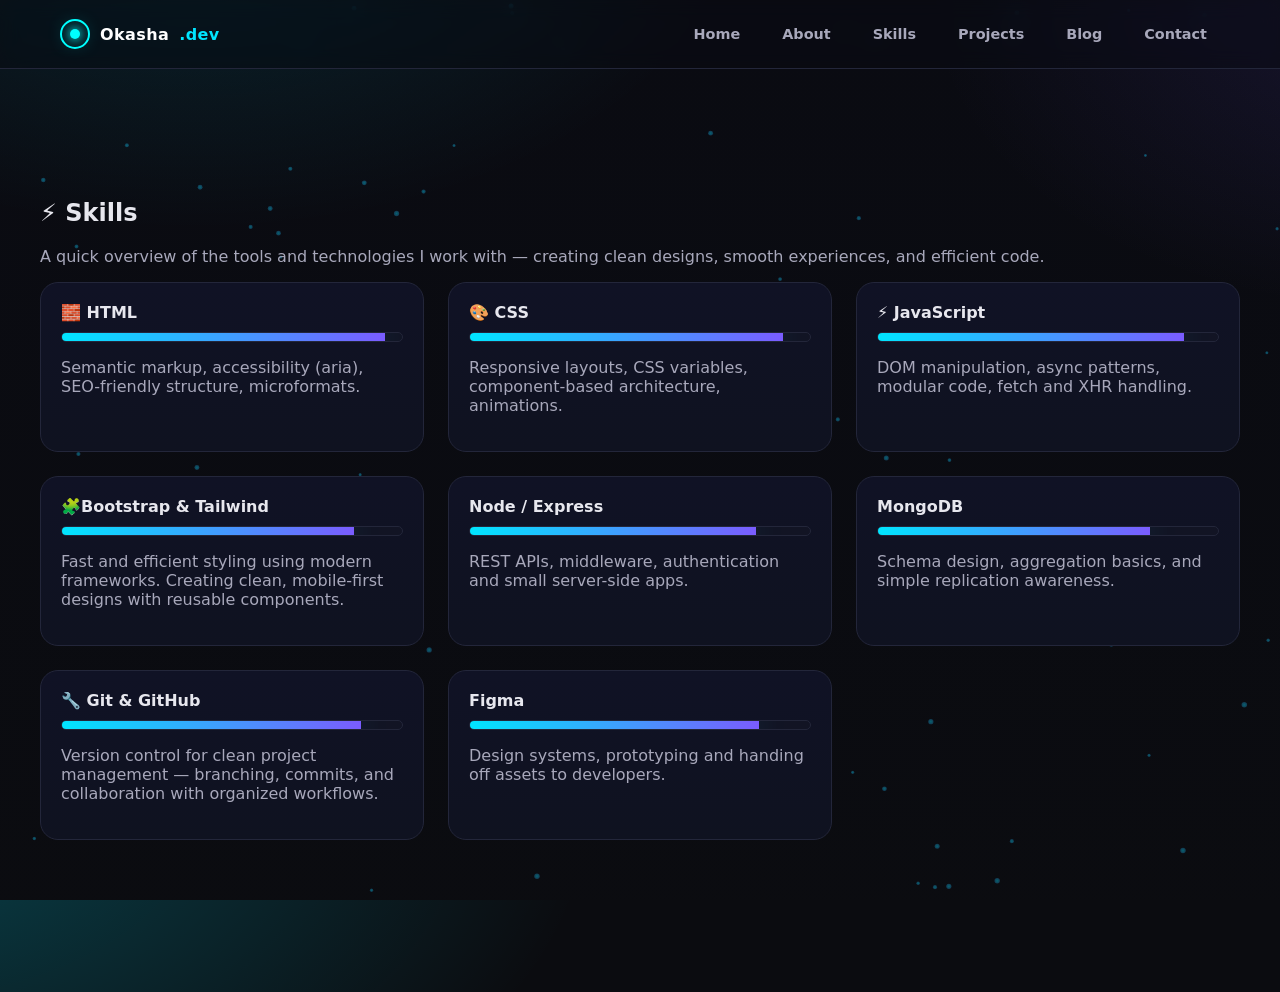
<file: skills.html>
<!doctype html>
<html lang="en">
<head>
  <meta charset="utf-8">
  <meta name="viewport" content="width=device-width,initial-scale=1">
  <title>Skills — Okasha Ahmed</title>
  <link rel="stylesheet" href="./styles.css">
</head>
<body>
  <canvas class="canvas-bg" id="stars"></canvas>
  <div class="wipe" id="wipe"></div>

  <nav class="nav">
    <div class="nav__wrap">
       <a href="profile.html" class="logo"> 
          <span class="logo__round"><span class="logo__dot"></span></span>
          Okasha <span style="color:var(--cyan)"> .dev</span>
       </a>

      <div class="nav__links">
        <a href="index.html">Home</a>
        <a href="about.html">About</a>
        <a href="skills.html" class="active">Skills</a>
        <a href="projects.html">Projects</a>
        <a href="blog.html">Blog</a>
        <a href="contact.html">Contact</a>
      </div>
      <button class="burger" id="burger">☰</button>
    </div>
  </nav>

  <main>
    <section class="section container" id="skills">
      <h2 class="reveal">⚡ Skills</h2>
      <p class="reveal delay-1" style="color:var(--muted)">A quick overview of the tools and technologies I work with — creating clean designs, smooth experiences, and efficient code.</p>

      <div class="grid skills mt-2">
        <div class="card skill reveal"><b>🧱 HTML</b>
          <div class="meter"><span data-val="95"></span></div>
          <p class="mt-2" style="color:var(--muted)">Semantic markup, accessibility (aria), SEO-friendly structure, microformats.</p>
        </div>

        <div class="card skill reveal delay-1"><b>🎨 CSS</b>
          <div class="meter"><span data-val="92"></span></div>
          <p class="mt-2" style="color:var(--muted)">Responsive layouts, CSS variables, component-based architecture, animations.</p>
        </div>

        <div class="card skill reveal delay-2"><b>⚡ JavaScript</b>
          <div class="meter"><span data-val="90"></span></div>
          <p class="mt-2" style="color:var(--muted)">DOM manipulation, async patterns, modular code, fetch and XHR handling.</p>
        </div>

        <div class="card skill reveal delay-3"><b> 🧩Bootstrap & Tailwind</b>
          <div class="meter"><span data-val="86"></span></div>
          <p class="mt-2" style="color:var(--muted)">Fast and efficient styling using modern frameworks. Creating clean, mobile-first designs with reusable components.</p>
        </div>

        <div class="card skill reveal"><b>Node / Express</b>
          <div class="meter"><span data-val="84"></span></div>
          <p class="mt-2" style="color:var(--muted)">REST APIs, middleware, authentication and small server-side apps.</p>
        </div>

        <div class="card skill reveal delay-1"><b>MongoDB</b>
          <div class="meter"><span data-val="80"></span></div>
          <p class="mt-2" style="color:var(--muted)">Schema design, aggregation basics, and simple replication awareness.</p>
        </div>

        <div class="card skill reveal delay-2"><b> 🔧 Git & GitHub</b>
          <div class="meter"><span data-val="88"></span></div>
          <p class="mt-2" style="color:var(--muted)">Version control for clean project management — branching, commits, and collaboration with organized workflows.</p>
        </div>

        <div class="card skill reveal delay-3"><b>Figma</b>
          <div class="meter"><span data-val="85"></span></div>
          <p class="mt-2" style="color:var(--muted)">Design systems, prototyping and handing off assets to developers.</p>
        </div>
      </div>

    </section>
  </main>
  <footer>© 2025 Okasha Ahmed — All rights reserved.</footer>
  <script src="./script.js"></script>
</body>
</html>
</file>
<file: styles.css>
/* =============================
   THEME
============================= */
:root {
  --bg: #0b0c10;
  --bg-2: #0e1018;
  --panel: #121420;
  --soft: #141626;
  --border: #23263a;
  --text: #e7e7ee;
  --muted: #a8a8bb;
  --cyan: #00e5ff;
  --violet: #7a5cff;
  --hot: #ff2ea6;
  --glow-cyan: 0 0 32px rgba(0, 229, 255, .28);
  --glow-violet: 0 0 38px rgba(122, 92, 255, .22);
}

* {
  box-sizing: border-box;
}

html, body {
  margin: 0;
  font-family: ui-sans-serif, system-ui, -apple-system, Segoe UI, Roboto, Inter, Helvetica, Arial;
  color: var(--text);
  background: radial-gradient(1000px 600px at 15% -10%, rgba(0, 229, 255, .12), transparent 55%),
              radial-gradient(800px 520px at 110% 0%, rgba(122, 92, 255, .12), transparent 60%),
              linear-gradient(180deg, #0a0b12 0%, #0b0c10 100%);
  overflow-x: hidden;
}

html {
  scroll-behavior: smooth;
}

/* =============================
   NAVBAR
============================= */
.nav {
  position: sticky;
  top: 0;
  z-index: 50;
  backdrop-filter: saturate(140%) blur(10px);
  background: rgba(10, 12, 18, .55);
  border-bottom: 1px solid var(--border);
}

.nav__wrap {
  height: 68px;
  display: flex;
  align-items: center;
  justify-content: space-between;
  gap: 16px;
  padding: 0 20px;
  max-width: 1200px;
  margin: auto;
}

.logo {
  display: flex;
  align-items: center;
  gap: 10px;
  text-decoration: none;
  color: #fff;
  font-weight: 900;
  letter-spacing: .4px;
}

.logo__round {
  width: 30px;
  height: 30px;
  border-radius: 50%;
  border: 2px solid #0ff;
  display: flex;
  align-items: center;
  justify-content: center;
  animation: pulse 2s infinite;
}

.logo__dot {
  width: 10px;
  height: 10px;
  background: #0ff;
  border-radius: 50%;
  box-shadow: 0 0 10px #0ff, 0 0 20px #0ff;
}

.nav__links {
  display: flex;
  gap: 16px;
  align-items: center;
}

.nav__links a {
  color: var(--muted);
  text-decoration: none;
  font-weight: 700;
  font-size: .9rem;
  padding: 10px 12px;
  border-radius: 10px;
  border: 1px solid transparent;
  transition: .2s;
}

.nav__links a:hover,
.nav__links a.active {
  color: #fff;
  background: var(--soft);
  border-color: var(--border);
}

.burger {
  display: none;
  border: 1px solid var(--border);
  background: #0e1020;
  color: #cfeaff;
  padding: 8px 10px;
  border-radius: 10px;
}

@media (max-width:900px) {
  .burger {
    display: block;
  }

  .nav__links {
    position: fixed;
    right: 16px;
    top: 78px;
    flex-direction: column;
    align-items: stretch;
    width: min(92vw, 360px);
    background: #0e1120;
    border: 1px solid var(--border);
    border-radius: 14px;
    padding: 12px;
    display: none;
  }

  .nav__links.show {
    display: flex;
  }
}

/* =============================
   LAYOUT / UTIL
============================= */
.container {
  max-width: 1200px;
  margin: auto;
  padding: 0 20px;
}

.section {
  padding: 110px 0 80px;
}

.center {
  text-align: center;
}

.grid {
  display: grid;
  gap: 24px;
}

.btn {
  display: inline-block;
  padding: 13px 22px;
  border-radius: 12px;
  font-weight: 800;
  letter-spacing: .3px;
  text-decoration: none;
  color: #0a0b12;
  background: linear-gradient(90deg, var(--cyan), var(--violet));
  box-shadow: var(--glow-cyan), var(--glow-violet);
  transition: transform .2s, filter .2s;
}

.btn:hover {
  transform: translateY(-2px);
  filter: saturate(115%);
}

.btn--outline {
  background: transparent;
  color: #fff;
  border: 1px solid var(--border);
}

/* =============================
   HERO
============================= */
.hero {
  padding: 120px 0 80px;
  text-align: center;
}

.hero__wrap {
  display: grid;
  gap: 28px;
  align-items: center;
  grid-template-columns: 1.2fr .8fr;
}

.hero h1 {
  font-size: clamp(34px, 6vw, 56px);
  line-height: 1.05;
  margin: 8px 0 0 0;
}

.hero p {
  color: var(--muted);
  font-size: 18px;
  margin: 14px 0 0;
}

.hero__cta {
  display: flex;
  gap: 12px;
  align-items: center;
  flex-wrap: wrap;
  justify-content: center;
  margin-top: 20px;
}

.avatar {
  position: relative;
  width: min(420px, 86%);
  aspect-ratio: 1/1;
  margin: 12px auto 0;
  border-radius: 50%;
  display: grid;
  place-items: center;
}

.avatar__img {
  width: 95%;
  border-radius: 50%;
  object-fit: cover;
}

/* =============================
   RESPONSIVE FIXES
============================= */
@media (max-width:1200px) {
  .container { padding: 0 16px; }
}

@media (max-width:980px) {
  .hero__wrap { grid-template-columns: 1fr; text-align: center; }
  .about-grid { grid-template-columns: 1fr; text-align: center; }
  .contact__grid { grid-template-columns: 1fr; }
  .section { padding: 90px 0 70px; }
}

@media (max-width:900px) {
  .what-grid, .skills, .projects, .posts {
    grid-template-columns: 1fr;
  }
  .hero h1 { font-size: 40px; }
}

@media (max-width:750px) {
  .hero { padding: 90px 0 70px; }
  .section { padding: 80px 0 60px; }
  .hero p, .about-grid p { font-size: 16px; }
}

@media (max-width:600px) {
  .hero { padding: 80px 0 60px; }
  .section { padding: 70px 0 60px; }
  h1, h2, h3 { text-align: center; }
  .hero__cta { flex-direction: column; }
  .skills, .projects, .posts { grid-template-columns: 1fr; }
  .card { padding: 16px; }
}


/* =============================
   LAYOUT / UTIL
============================= */
.container {
    max-width: 1200px;
    margin: auto;
    padding: 0 20px;
}

.section {
    padding: 110px 0 80px;
}

.center {
    text-align: center;
}

.grid {
    display: grid;
    gap: 24px;
}

.btn {
    display: inline-block;
    padding: 13px 22px;
    border-radius: 12px;
    font-weight: 800;
    letter-spacing: .3px;
    text-decoration: none;
    color: #0a0b12;
    background: linear-gradient(90deg, var(--cyan), var(--violet));
    box-shadow: var(--glow-cyan), var(--glow-violet);
    position: relative;
    overflow: hidden;
    transition: transform .2s, filter .2s;
}

.btn:hover {
    transform: translateY(-2px);
    filter: saturate(115%);
}

.btn--outline {
    background: transparent;
    color: #fff;
    border: 1px solid var(--border);
}

.badge {
    display: inline-flex;
    gap: 8px;
    align-items: center;
    padding: 6px 12px;
    border: 1px solid var(--border);
    border-radius: 999px;
    color: #cfeaff;
    background: #0f1222;
    font-weight: 700;
}

.card {
    background: linear-gradient(180deg, #101225 0%, #0f1220 100%);
    border: 1px solid var(--border);
    border-radius: 18px;
    padding: 20px;
    transition: transform .2s ease, box-shadow .2s ease, border-color .2s ease;
}

.card:hover {
    transform: translateY(-6px);
    box-shadow: var(--glow-cyan);
    border-color: #2a2f48;
}

/* Reveal on scroll */
.reveal {
    opacity: 0;
    transform: translateY(18px);
    transition: opacity .7s ease, transform .7s ease;
}

.reveal.in {
    opacity: 1;
    transform: none;
}

.delay-1 {
    transition-delay: .1s;
}

.delay-2 {
    transition-delay: .2s;
}

.delay-3 {
    transition-delay: .3s;
}

.delay-4 {
    transition-delay: .4s;
}

/* =============================
   HERO
============================= */
.hero {
    padding: 120px 0 80px;
}

.hero__wrap {
    display: grid;
    gap: 28px;
    align-items: center;
    grid-template-columns: 1.2fr .8fr;
}

@media (max-width:980px) {
    .hero__wrap {
        grid-template-columns: 1fr;
         align-items: center;
    }
}

.hero h1 {
    font-size: clamp(34px, 6vw, 56px);
    line-height: 1.05;
    margin: 8px 0 0 0;
    text-shadow: 0 0 12px rgba(0, 229, 255, .2);
}

.hero p {
    color: var(--muted);
    font-size: 18px;
    margin: 14px 0 0;
}

.hero__cta {
    display: flex;
    gap: 12px;
    align-items: center;
    flex-wrap: wrap;
    margin-top: 20px;
}

.avatar {
    position: relative;
    width: min(420px, 86%);
    aspect-ratio: 1/1;
    margin: 12px auto 0;
    border-radius: 50%;
    display: grid;
    place-items: center;
}

.avatar__img {
    width: 95%;
    aspect-ratio: 1/1;
    border-radius: 50%;
    object-fit: cover;
    box-shadow: 0 20px 60px rgba(0, 0, 0, .5);
    filter: saturate(110%);
}

.avatar::before {
    content: "";
    position: absolute;
    inset: 0;
    border-radius: 50%;
    padding: 10px;
    background: linear-gradient(135deg, rgba(0, 229, 255, .22), rgba(122, 92, 255, .18));
    -webkit-mask-composite: xor;
    mask-composite: exclude;
    animation: ring 4.5s linear infinite;
}

.avatar::after {
    content: "";
    position: absolute;
    left: -10%;
    top: 50%;
    width: 120%;
    height: 2px;
    background: linear-gradient(90deg, transparent, var(--cyan), transparent);
    filter: drop-shadow(0 0 10px rgba(0, 229, 255, .6));
    transform-origin: left center;
    transform: translateY(-50%) rotate(-12deg) scaleX(0);
    animation: sweep 2.6s ease-in-out .6s infinite;
}

.hero__panel {
    background: radial-gradient(300px 180px at 30% 25%, rgba(0, 229, 255, .18), transparent 60%),
        radial-gradient(260px 150px at 80% 70%, rgba(122, 92, 255, .22), transparent 60%);
    border-radius: 1000px;
    padding: 22px;
}

/* =============================
   WHAT I DO GRID
============================= */
.what-grid {
    grid-template-columns: repeat(3, 1fr);
}

@media (max-width:900px) {
    .what-grid {
        grid-template-columns: 1fr;
    }
}

/* =============================
   ABOUT GRID
============================= */
.about-grid {
    grid-template-columns: 1.2fr .8fr;
    gap: 22px;
}

@media (max-width:980px) {
    .about-grid {
        grid-template-columns: 1fr;
    }
}

/* =============================
   SKILLS
============================= */
.skills {
    grid-template-columns: repeat(3, 1fr);
}

@media (max-width:1000px) {
    .skills {
        grid-template-columns: repeat(2, 1fr);
    }
}

@media (max-width:600px) {
    .skills {
        grid-template-columns: 1fr;
    }
}

.skill .meter {
    height: 10px;
    background: #121424;
    border: 1px solid var(--border);
    border-radius: 999px;
    overflow: hidden;
    margin-top: 10px;
}

.meter>span {
    display: block;
    height: 100%;
    width: 0;
    background: linear-gradient(90deg, var(--cyan), var(--violet));
    box-shadow: var(--glow-cyan);
    transition: width 1.4s cubic-bezier(.22, 1, .36, 1);
}

/* =============================
   PROJECTS
============================= */
.projects {
    grid-template-columns: repeat(3, 1fr);
}

@media (max-width:1200px) {
    .projects {
        grid-template-columns: repeat(2, 1fr);
    }
}

@media (max-width:750px) {
    .projects {
        grid-template-columns: 1fr;
    }
}

.thumb {
    height: 180px;
    border-radius: 14px;
    border: 1px solid var(--border);
    background: #121428 center/cover no-repeat;
    margin-bottom: 14px;
    transform-style: preserve-3d;
    transition: transform .25s;
}

.project:hover .thumb {
    transform: perspective(800px) rotateX(6deg) rotateY(-6deg);
}

.tag {
    display: inline-block;
    padding: 6px 10px;
    border: 1px solid var(--border);
    border-radius: 999px;
    color: #cde8ff;
    margin-right: 6px;
    background: #0d1122;
}

/* =============================
   BLOG
============================= */
.posts {
    grid-template-columns: repeat(2, 1fr);
}

@media (max-width:900px) {
    .posts {
        grid-template-columns: 1fr;
    }
}

/* =============================
   CONTACT
============================= */
.contact__grid {
    grid-template-columns: 1.2fr .8fr;
    gap: 20px;
}

@media (max-width:980px) {
    .contact__grid {
        grid-template-columns: 1fr;
    }
}

.input,
.textarea {
    width: 100%;
    padding: 12px 14px;
    border-radius: 12px;
    border: 1px solid var(--border);
    background: #0e1120;
    color: #fff;
}

.textarea {
    min-height: 150px;
    resize: vertical;
}

/* =============================
   FOOTER
============================= */
footer {
    border-top: 1px solid var(--border);
    padding: 26px 0;
    color: var(--muted);
    text-align: center;
}

/* =============================
   PAGE WIPE TRANSITION
============================= */
.wipe {
    position: fixed;
    inset: 0;
    pointer-events: none;
    z-index: 60;
    background: radial-gradient(1200px 700px at -10% -10%, rgba(0, 229, 255, .25), transparent 60%),
        radial-gradient(1200px 700px at 110% 110%, rgba(122, 92, 255, .25), transparent 60%),
        #0b0c10;
    transform: translateY(100%);
}

.wipe.show {
    animation: wipeIn .55s cubic-bezier(.7, 0, .2, 1) forwards;
}

.wipe.hide {
    animation: wipeOut .55s cubic-bezier(.7, 0, .2, 1) forwards;
}

@keyframes wipeIn {
    to {
        transform: translateY(0%);
    }
}

@keyframes wipeOut {
    to {
        transform: translateY(-100%);
    }
}

/* =============================
   CANVAS PARTICLES (BACKGROUND)
============================= */
.canvas-bg {
    position: fixed;
    inset: 0;
    z-index: 0;
    pointer-events: none;
    opacity: .45;
}

main {
    position: relative;
    z-index: 1;
}








































































/*yaha about ka css hay */
/* 🔹 Responsive Fixes */
    @media (max-width: 1200px) {
      .grid {
        grid-template-columns: 1fr;
        gap: 30px;
      }
    }

    @media (max-width: 980px) {
      .section.container {
        padding: 60px 20px;
      }

      .section.container h2,
      .section.container p {
        text-align: center;
      }

      .grid {
        grid-template-columns: 1fr;
        margin-top: 30px !important;
      }

      .card {
        width: 100%;
        margin: 0 auto;
      }
    }

    @media (max-width: 750px) {
      .nav__links {
        display: none;
      }

      .burger {
        display: block;
      }

      .section.container {
        padding: 50px 15px;
      }

      .section.container h2 {
        font-size: 1.8rem;
      }

      .section.container p {
        font-size: 1rem;
      }

      .grid {
        grid-template-columns: 1fr;
      }

      .card {
        padding: 20px;
      }
    }

    @media (max-width: 600px) {
      body {
        padding: 0 10px;
      }

      .section.container {
        padding: 40px 10px;
      }

      h2,
      h3,
      p {
        text-align: center !important;
      }

      .grid {
        grid-template-columns: 1fr;
        gap: 20px;
      }

      .card {
        width: 100%;
      }

      footer {
        font-size: 0.9rem;
        text-align: center;
        margin-top: 40px;
      }
    }

    /* 🔹 Burger Menu */
    .burger {
      display: none;
      font-size: 28px;
      background: none;
      border: none;
      color: white;
      cursor: pointer;
    }

    @media (max-width: 900px) {
      .nav__links {
        display: none;
        flex-direction: column;
        background: rgba(0, 0, 0, 0.8);
        position: absolute;
        top: 70px;
        right: 0;
        width: 200px;
        border-radius: 8px;
        padding: 10px 0;
        text-align: center;
      }

      .nav__links.show {
        display: flex;
      }

      .burger {
        display: block;
      }
    }
</file>
